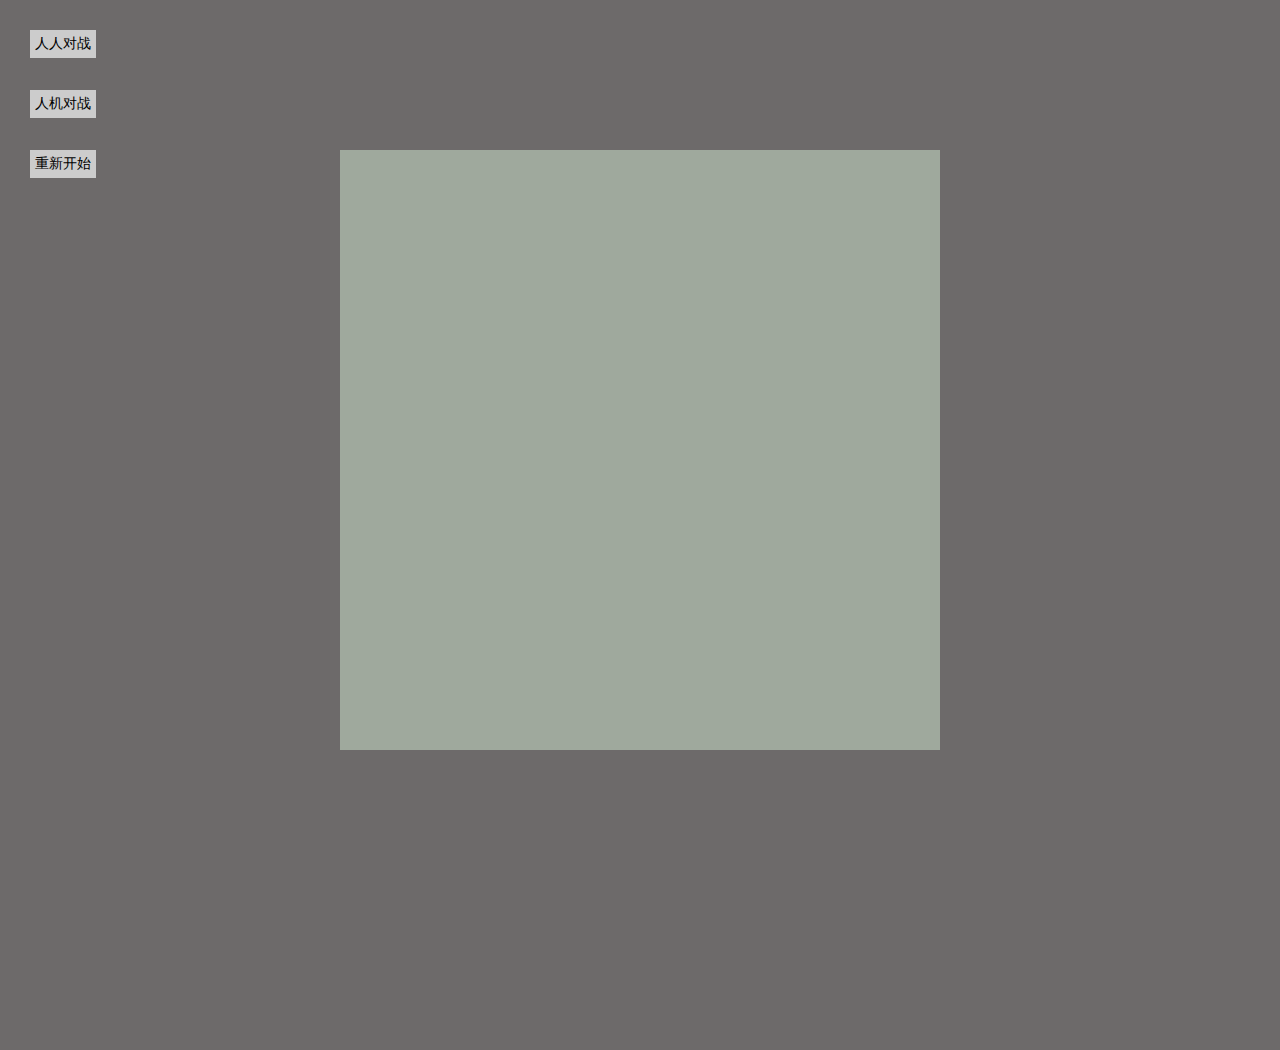
<file: chess/index.html>
<!DOCTYPE html>
<html lang="en">
<head>
	<meta charset="UTF-8">
	<title>Document</title>
	<link rel="stylesheet" href="css/index.css">
</head>
<body>
	<ul class="chessboard">
		<i></i>
		<i></i>
		<i></i>
		<i></i>
		<i></i>
	</ul>
	<button class="man">人人对战</button>
	<button class="computer">人机对战</button>
	<button class="rev">重新开始</button>
	<script src="js/jquery-3.2.1.min.js"></script>
	<script src="js/index.js"></script>
</body>
</html>
</file>
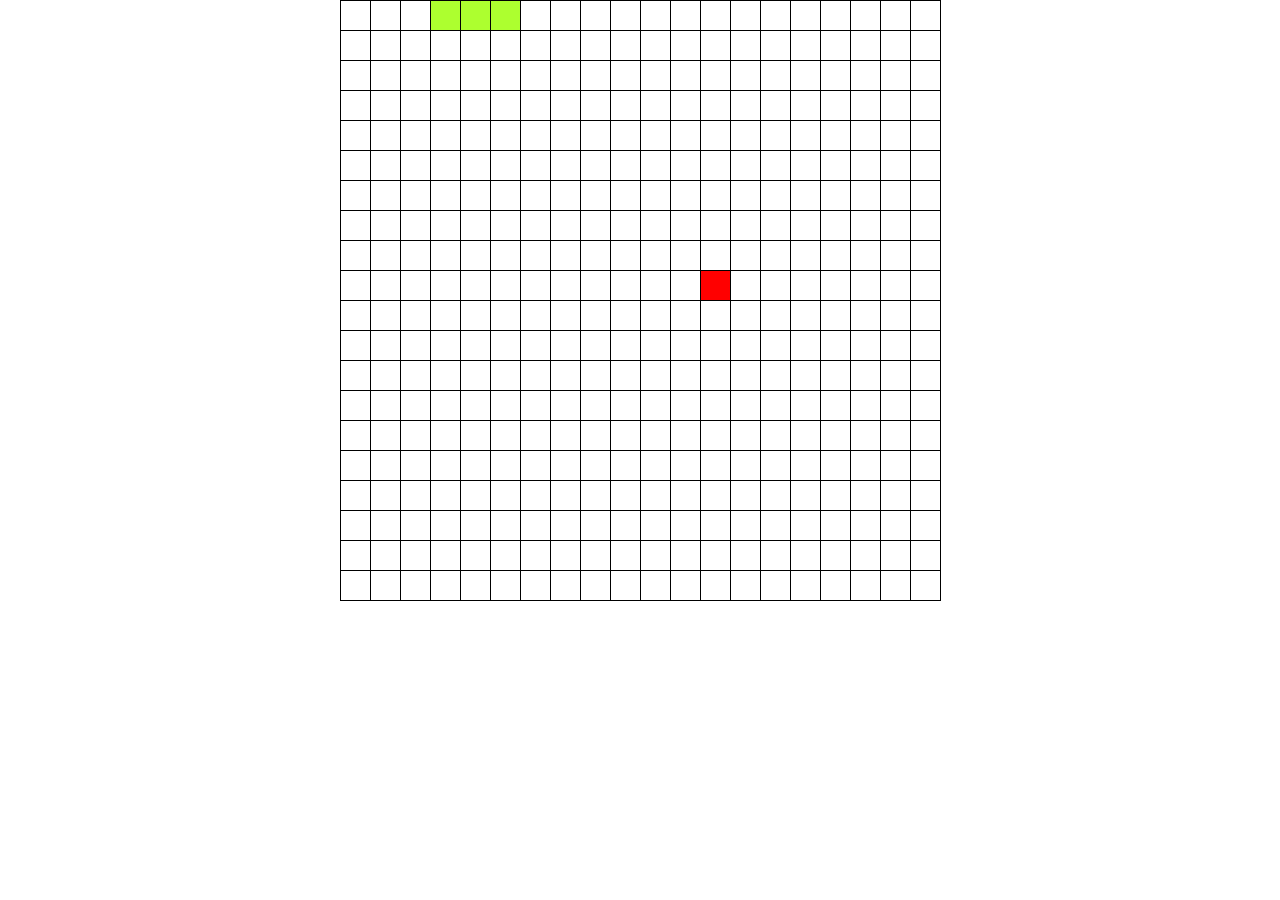
<file: game-tanchise/index.html>
<!doctype html>
<html lang="en">
<head>
	<meta charset="UTF-8" />
	<title>Document</title>
</head>
<style>
	*{
		padding: 0;
		margin: 0;
		list-style: none;
	}
	.box{
		width: 600px;
		height: 600px;
		background: black;
		border-bottom:1px solid black;
		border-left:1px solid black;
		margin: 0 auto;	
	}
	.block{
		width: 29px;
		height: 29px;
		margin-right: 1px;
		margin-top:1px;
		background: #fff;
		float: left;
	}
	.color{
		background: greenyellow;
	}
</style>
<body>
	<div class="box"></div>
</body>
</html>
<script src="index.js" type="text/javascript" charset="utf-8"></script>
<script>
	let changdi=new Snake();
	changdi.start();
	
	
</script>
</file>
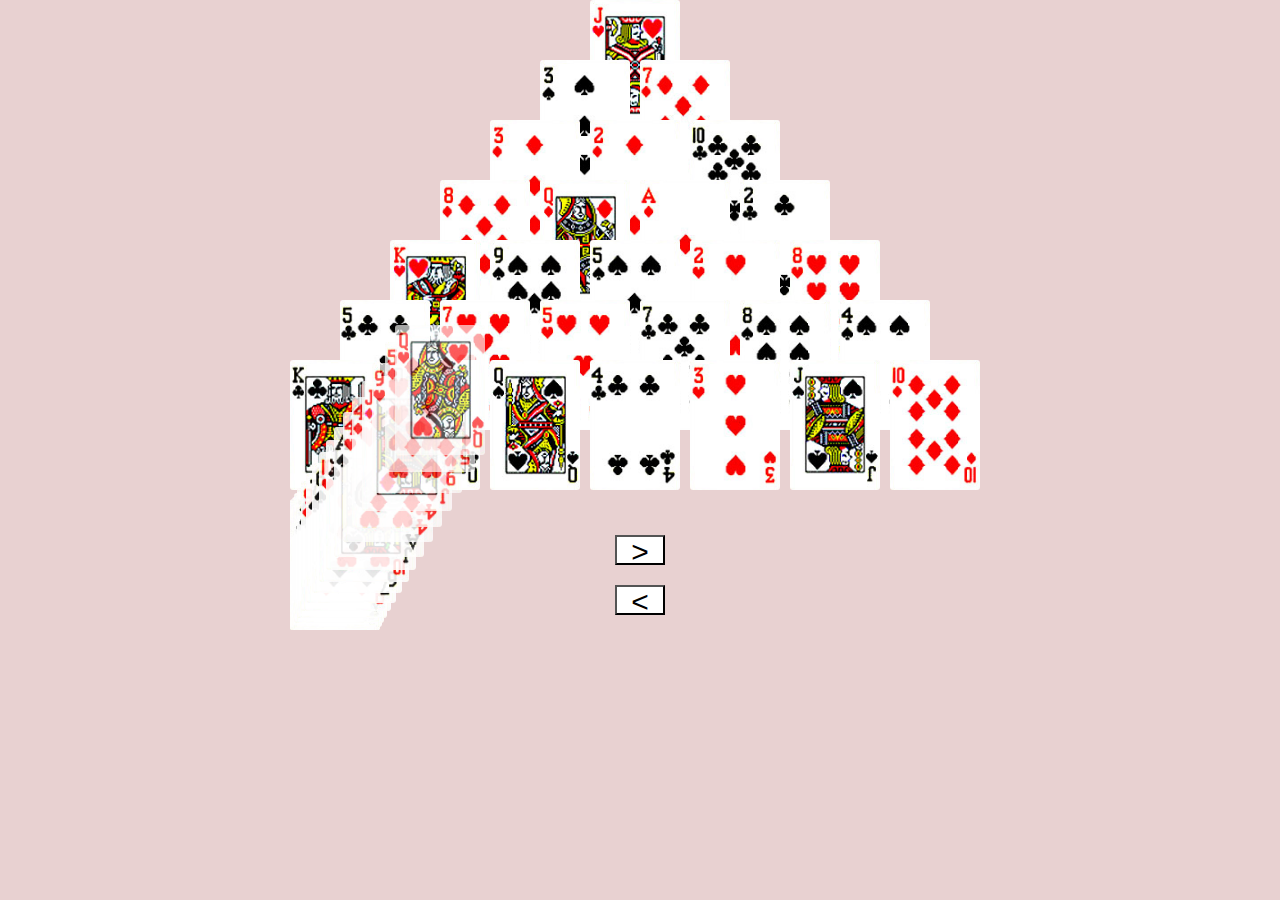
<file: gane-poker/index.html>
<!DOCTYPE html>
<html lang="en">
<head>
	<meta charset="UTF-8">
	<title>Document</title>
	<script src="jquery-3.2.1.min.js"></script>
	<script src="index.js"></script>
</head>
<style>
	*{
		padding: 0;
		margin: 0;
		list-style: none;
	}
	html,body{
		width: 100%;
		height: 100%;
		/* background: url('img/bgg.jpg') no-repeat center; */
		background-size: 100% 100%;
		background: #e8d1d1;

	}
	.desk{
		width: 700px;
		height: 650px;
		margin: 0 auto;
		position: relative;

	}
	.face{
		width:90px;
		height: 130px;
		margin-right: 10px;
		position: absolute;
		top: 0;
		left: 300px;
		border-radius: 3px;
		background-color: #fff;
		background-position: center;
		background-size: 105% 105%;
		opacity: 0;


	}
	button{
		width: 50px;
		height: 30px;
		background: #fff;
		text-align: center;
		line-height: 30px;
		font-size: 30px;
		color: #000;
		position: absolute;
		bottom: 85px;
		left: calc(50% - 25px);
	}
	button:last-of-type{
		bottom:35px;
	}
</style>
<body>
	<div class="desk">
		<!-- <button>&gt</button> -->
		<button class="right">&gt</button>
		<button class="left">&lt</button>
	</div>
</body>
</html>
</file>
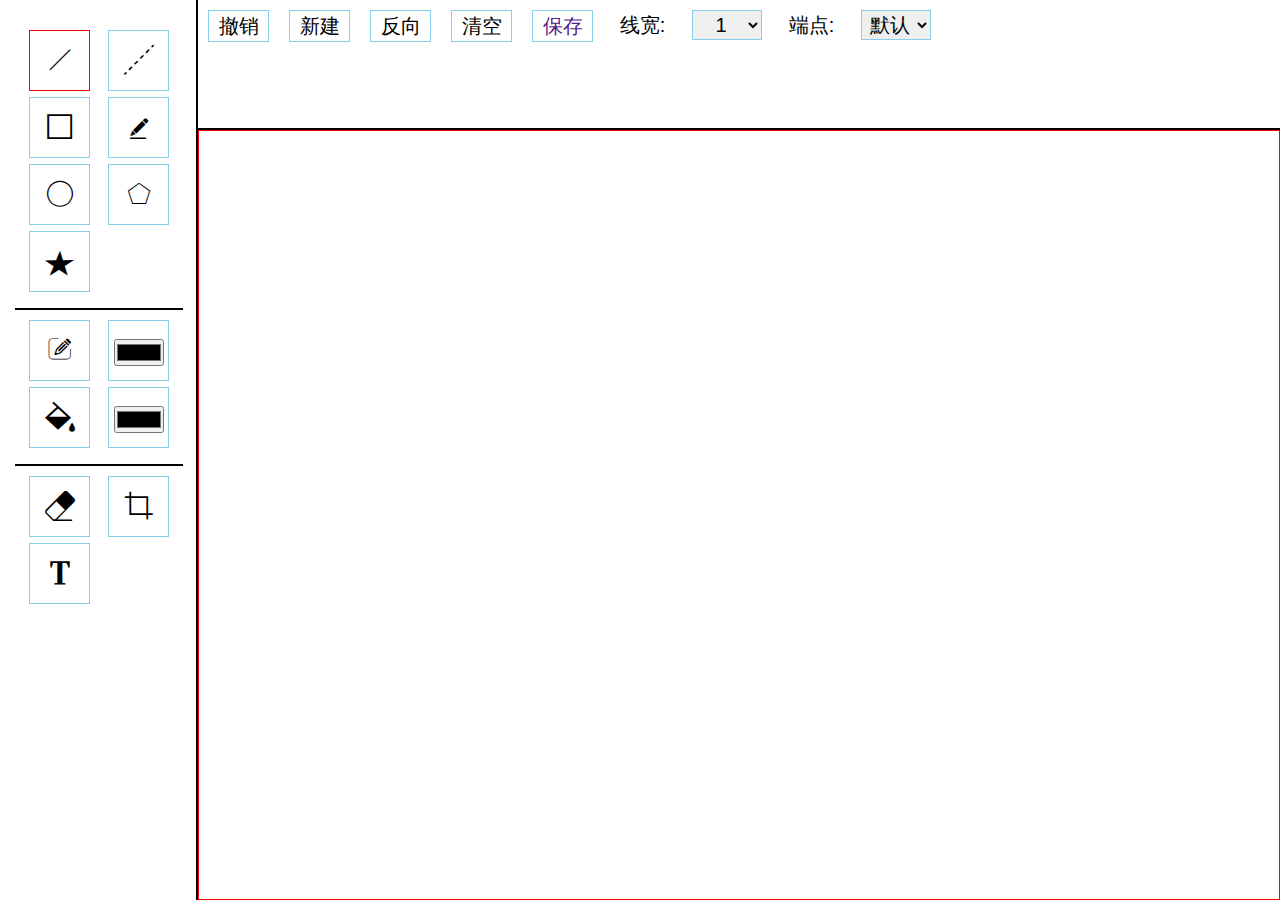
<file: pinter/index.html>
<!DOCTYPE html>
<html lang="en">
<head>
	<meta charset="UTF-8">
	<title>Document</title>
	<link rel="stylesheet" href="css/index.css">
	<link rel="stylesheet" href="iconfont/iconfont.css">
</head>
<body>
	<main>
		<ul class="tools">
			<li id="line" class="iconfont icon-xian-  tool" active='true' title="直线"></li>
			<li id="dash" class="iconfont icon-xuxian tool" title="虚线"></li>
			<li id="rect" class="iconfont icon-juxing tool" title="矩形"></li>
			<li id="pencil" class="iconfont icon-huaxian tool" title="铅笔"></li>
			<li id="circle" class="iconfont icon-yuan tool" title="圆"></li>
			<li id="poly" class="iconfont icon-duobianxing tool" title="多边形"></li>
			<li id="angle" class="iconfont icon-duobianxing1 tool" title="多角形"></li>

			<div class="bgh"></div>

			<li id="styles" class="iconfont icon-miaobian" title="描边"></li>
			<li id="colors">
				<input type="color">
			</li>
			<li id="stylef" class="iconfont icon-tianchong" title="填充"></li>
			<li id="colorf">
				<input type="color">
			</li>

			<div class="bgh"></div>

			<li id="eraser" class="iconfont icon-xiangpi" title="橡皮"></li>
			<li id="clip" class="iconfont icon-caijian" title="裁剪"></li>
			<li id="font" class="iconfont icon-wenben-copy" title="文字"></li>
			
		</ul>
		<div class="right">
			<ul class="top">
				<li id='cdelete'>撤销</li>
				<li id='neww'>新建</li>
				<li id='revrese'>反向</li>
				<li id='clear'>清空</li>

				<a id='ssave' href="">保存</a>
				 <span>线宽:</span><select name="cars" id="linew">  
		            <option value="1" selected>1</option>   
		           	<option value="5" >5</option>  
		           	<option value="10" >10</option>   
		            <option value="15" >15</option>     
        		</select>   
				
				<span>端点:</span><select name="car" id="linecap">  
		            <option value="round" >圆角</option>   
		           	<option value="square" >方角</option>  
		           	<option value="butt" selected>默认</option>      
        		</select> 
			</ul>
			<div class="bottom">
				<canvas  width="800" height="500"></canvas>
				<div class="clipp"></div>
				<div class="earser"></div>
				<div class="opt"></div>
			</div>
		</div>
	</main>
</body>
</html>
<script src="js/pinter.js"></script>
<script src="js/index.js"></script>
</file>
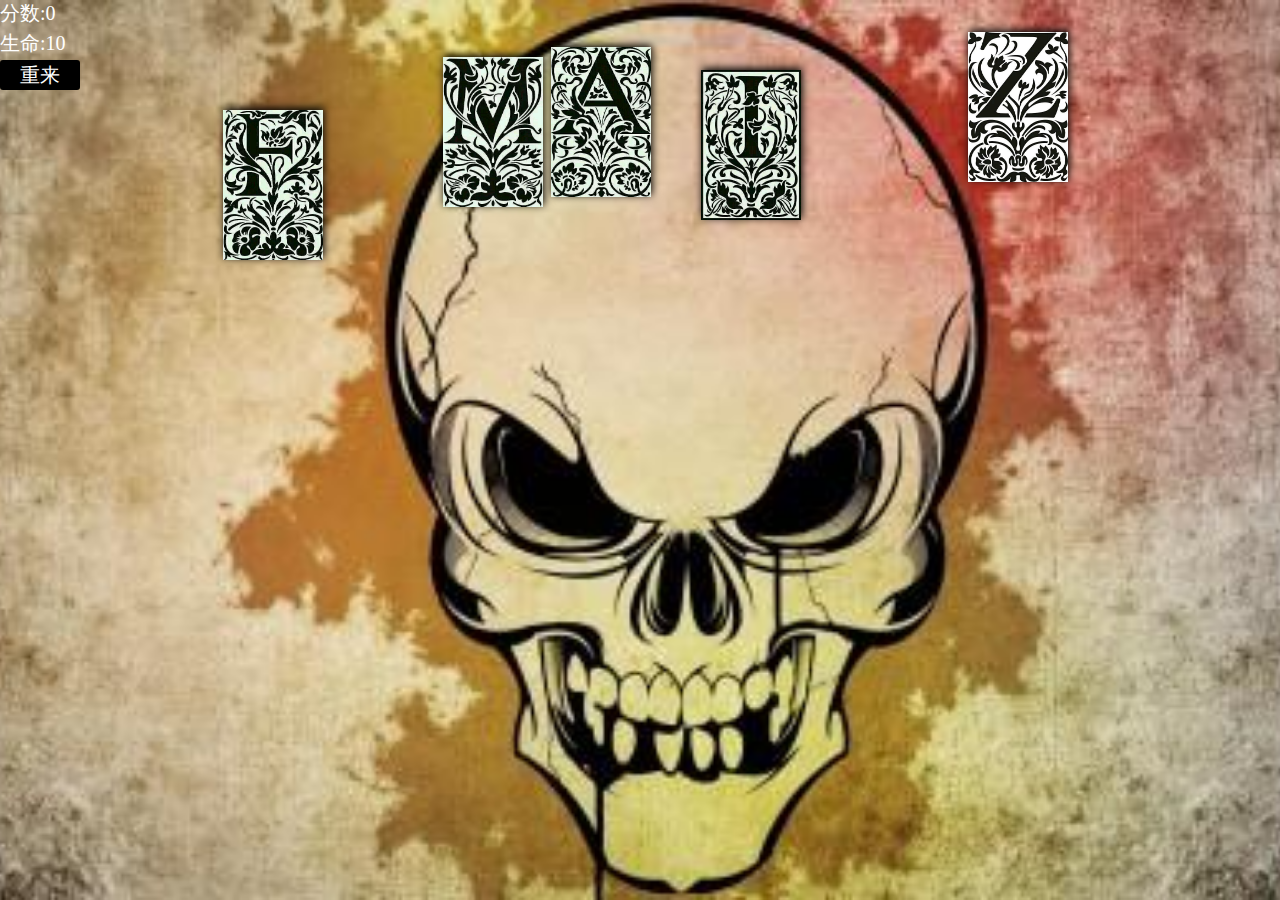
<file: game/game.html>
<!doctype html>
<html lang="en">
<head>
	<meta charset="UTF-8" />
	<title>Document</title>
</head>
<style>
		*{
		margin: 0;
		padding: 0;
	}
	html,body{
		width: 100%;
		height: 100%;
		
	}
	body{
		background:url('img/bj.jpg') no-repeat center/cover; 
	}
	.char{
		width: 100px;
		height: 150px;
		background-size: 100px 150px;
		background-position: center;
		line-height: 50px;
		font-size: 0px;
		box-shadow: 1px -2px 8px black;
		text-align: center;
		position: absolute;
		top:0;
		left: 0;
	}
	.score{
		width: 100px;
		height: 30px;
		position: absolute;
		left: 0;
		top: 0;
		color: #fff;
		font-size: 20px;

	}
	.life{
		width: 100px;
		height: 30px;
		position: absolute;
		left: 0;
		top:30px;
		color: #fff;
		font-size: 20px;
	}
	.score>span,.life>span{
		color: #fff;
		font-size: 20px;
	}
	.res{
		display: block;
		width: 80px;
		height: 30px;
		background: black;
		text-align: center;
		font-size: 20px;
		color: #fff;
		position: absolute;
		left: 0;
		top:60px;
		border-radius: 3px;
		border: none;
	}
</style>
<body>	
	<div class="score">分数:<span>0</span></div><br>
	<div class="life">生命:<span>10</span></div><br>
	<button class="res">重来</button>
</body>
</html>
<script src="game.js"></script>
<script>
	let game=new Game();
	game.star();
	let res=document.querySelector('.res');
		res.onclick=function(){
			game.restar();
		}
</script>
</file>
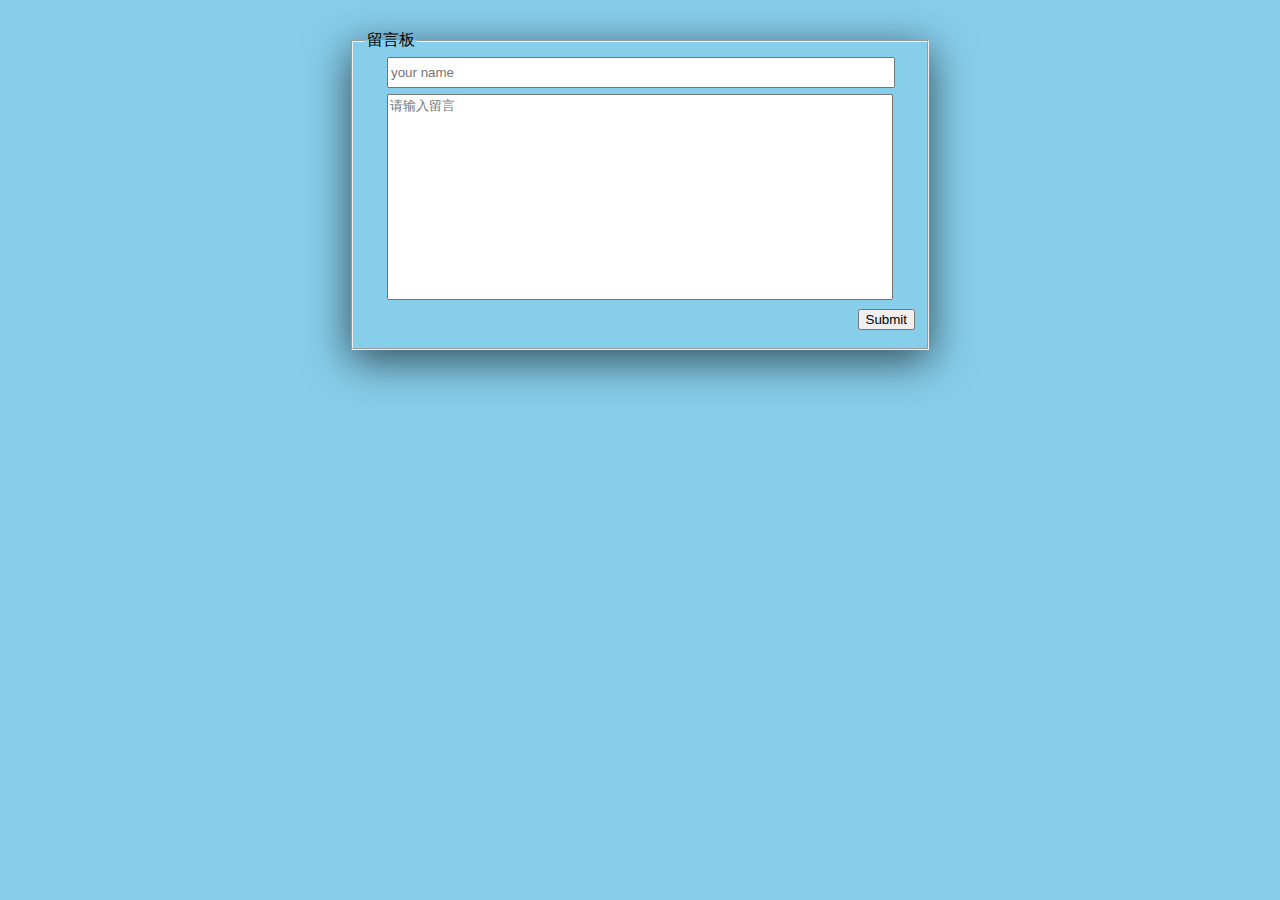
<file: liuyanban/liuyanban.html>
<!DOCTYPE html>
<html lang="en">
<head>
	<meta charset="UTF-8">
	<title>Document</title>
	<style>
	*{
		list-style: none;
		outline: none;

	}
	body{
		background: skyblue;
	}
	fieldset{
		width: 550px;
		height: 300px;
		display: block;
		margin: 0 auto;
		margin-top: 30px;
		margin-bottom: 30px;
		box-shadow: 0 10px 40px 1px rgba(0, 0, 0, 0.62);
	}
	textarea{
		width: 500px;
		height: 200px;
		display: block;
		resize: none;
		margin: 0 auto;
		margin-bottom: 9px;

		
	}
	input{
		float: right;
		margin-left: 5px;
	}
	#myname{
		width: 500px;
		height: 25px;
		display: block;
		margin-bottom: 6px;
		float: left;
		margin-left: 22px;
	}
	ul.box{
		width: 590px;
		height: auto;
		padding: 5px;
		border: 1px solid #9E9E9E;
		margin: 0 auto;
		display: none;
	}
	.box>li{
		width: 100%;
		height: auto;
		padding: 8px;
		box-sizing: border-box;
		margin-bottom: 5px;
		border-bottom:3px solid #7db598;
		

	}
	.box>li>img{
		width: 50px;
		height: 50px;
		position: absolute;
		
	}
	.center{
		height: 50px;
		position: relative;
		margin-left: 60px;
		
	}
	.ttext{
		white-space: nowrap;
		overflow: hidden;
		text-overflow: ellipsis;
	}
	.time{
		font-size: 12px;
		position: absolute;
		right: 0;
		top: 0;

	}
	</style>
</head>
<body>
	<fieldset>
	<legend>留言板</legend>
	<input type="text" id="myname" placeholder="your name">
	<textarea name="" id="" cols="30" rows="10" placeholder="请输入留言" maxlength="200"></textarea>
	<input type="submit" id="sub" name="">
	<h6></h6>
	</fieldset>
	<ul class="box">
		<!-- <li>
			<img src="b1.jpg" alt="">
			<div class="center">
				<div class="name">zhangsan</div>
				
				<div class="ttext">zhangsandsfdsafafa</div>
			</div>
		</li> -->
	</ul>

</body>
</html>
<script>
	let mydate=new Date();
	let s=mydate.getFullYear();
	let y=mydate.getMonth()+1;
	let w=mydate.getDate();
	let strw=s+'-'+y+'-'+w
	let texts=document.querySelector('textarea');
	let h6=document.querySelector('h6');
	let box=document.querySelector('.box');
	let sub=document.querySelector('#sub');
	let divs=document.querySelector('div');
	let namee=document.querySelector('#myname');
	let str=texts.innerHTML;
	texts.onkeyup=function(){
		let str=this.value;
		if(str.length>=200){
			alert('字数超出最大值');
		}
		h6.innerHTML=`剩余${200-str.length}/200个字`;
		
	}
	
	
	texts.onkeydown=function(e){
		if(e.keyCode==13){
			if(texts.value==''){
			alert('请输入内容');
			return;
		}
		box.style.display='block';
		box.innerHTML+=`<li>
			<img src="b1.jpg" alt="">
			<div class="center">
				<div class="name">${namee.value==''?'游客':namee.value}</div>
				<div class="time">${strw}</div>
				<div class="ttext">${texts.value}</div>
			</div>
		</li>`;
		texts.value=null;
		namee.value=null;
		}
	}
	sub.onclick=function(){
		let t=texts.value.trim();
		if(t==''){
			alert('请输入内容');
			return;
		}
		box.style.display='block';
		box.innerHTML+=`<li>
			<img src="b1.jpg" alt="">
			<div class="center">
				<div class="name">${namee.value==''?'游客':namee.value}</div>
				<div class="time">${strw}</div>
				<div class="ttext">${texts.value}</div>
			</div>
		</li>`;
		texts.value=null;
		namee.value=null;
				
	}
	// box.onmouseover=function(e){
	// 	if(e.target.nodeName=='LI'){
	// 		console.log(e.target)
	// 		e.target.style.background='rgba(0,0,0,0.5)';

	// 	}
	// }
	box.onmouseover=function(e){
		let element=e.target;
		if(element.nodeName=='LI'){
			element.onmouseover=function(e){
				if(e){
					element.style.background='rgba(0,0,0,0.3)';
				}
				
			}
			
			}
			
		}
	box.onmouseout=function(e){
		let element=e.target;
		if(element.nodeName=='LI'){
			element.onmouseout=function(e){
				if(e){
					element.style.background='rgba(0,0,0,0)';
				}
				
			}
			
			}
			
		}
</script>
</file>
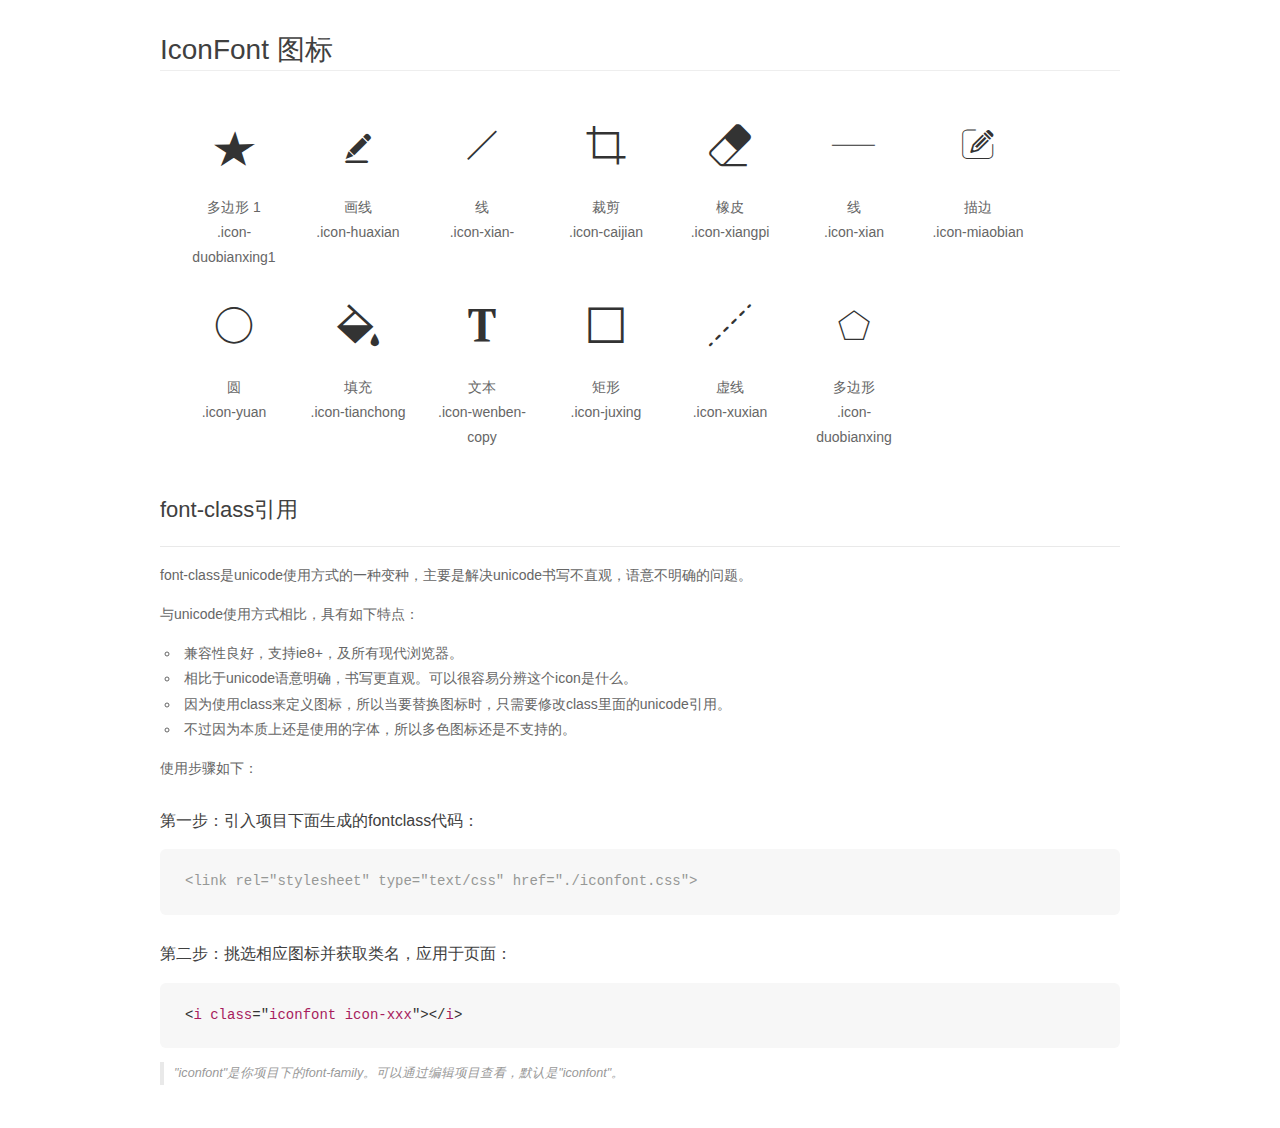
<file: pinter/iconfont/demo_fontclass.html>
<!DOCTYPE html>
<html>
<head>
    <meta charset="utf-8"/>
    <title>IconFont</title>
    <link rel="stylesheet" href="demo.css">
    <link rel="stylesheet" href="iconfont.css">
</head>
<body>
    <div class="main markdown">
        <h1>IconFont 图标</h1>
        <ul class="icon_lists clear">
            
                <li>
                <i class="icon iconfont icon-duobianxing1"></i>
                    <div class="name">多边形 1</div>
                    <div class="fontclass">.icon-duobianxing1</div>
                </li>
            
                <li>
                <i class="icon iconfont icon-huaxian"></i>
                    <div class="name">画线</div>
                    <div class="fontclass">.icon-huaxian</div>
                </li>
            
                <li>
                <i class="icon iconfont icon-xian-"></i>
                    <div class="name">线</div>
                    <div class="fontclass">.icon-xian-</div>
                </li>
            
                <li>
                <i class="icon iconfont icon-caijian"></i>
                    <div class="name">裁剪</div>
                    <div class="fontclass">.icon-caijian</div>
                </li>
            
                <li>
                <i class="icon iconfont icon-xiangpi"></i>
                    <div class="name">橡皮</div>
                    <div class="fontclass">.icon-xiangpi</div>
                </li>
            
                <li>
                <i class="icon iconfont icon-xian"></i>
                    <div class="name">线</div>
                    <div class="fontclass">.icon-xian</div>
                </li>
            
                <li>
                <i class="icon iconfont icon-miaobian"></i>
                    <div class="name">描边</div>
                    <div class="fontclass">.icon-miaobian</div>
                </li>
            
                <li>
                <i class="icon iconfont icon-yuan"></i>
                    <div class="name">圆</div>
                    <div class="fontclass">.icon-yuan</div>
                </li>
            
                <li>
                <i class="icon iconfont icon-tianchong"></i>
                    <div class="name">填充</div>
                    <div class="fontclass">.icon-tianchong</div>
                </li>
            
                <li>
                <i class="icon iconfont icon-wenben-copy"></i>
                    <div class="name">文本</div>
                    <div class="fontclass">.icon-wenben-copy</div>
                </li>
            
                <li>
                <i class="icon iconfont icon-juxing"></i>
                    <div class="name">矩形</div>
                    <div class="fontclass">.icon-juxing</div>
                </li>
            
                <li>
                <i class="icon iconfont icon-xuxian"></i>
                    <div class="name">虚线</div>
                    <div class="fontclass">.icon-xuxian</div>
                </li>
            
                <li>
                <i class="icon iconfont icon-duobianxing"></i>
                    <div class="name">多边形</div>
                    <div class="fontclass">.icon-duobianxing</div>
                </li>
            
        </ul>

        <h2 id="font-class-">font-class引用</h2>
        <hr>

        <p>font-class是unicode使用方式的一种变种，主要是解决unicode书写不直观，语意不明确的问题。</p>
        <p>与unicode使用方式相比，具有如下特点：</p>
        <ul>
        <li>兼容性良好，支持ie8+，及所有现代浏览器。</li>
        <li>相比于unicode语意明确，书写更直观。可以很容易分辨这个icon是什么。</li>
        <li>因为使用class来定义图标，所以当要替换图标时，只需要修改class里面的unicode引用。</li>
        <li>不过因为本质上还是使用的字体，所以多色图标还是不支持的。</li>
        </ul>
        <p>使用步骤如下：</p>
        <h3 id="-fontclass-">第一步：引入项目下面生成的fontclass代码：</h3>


        <pre><code class="lang-js hljs javascript"><span class="hljs-comment">&lt;link rel="stylesheet" type="text/css" href="./iconfont.css"&gt;</span></code></pre>
        <h3 id="-">第二步：挑选相应图标并获取类名，应用于页面：</h3>
        <pre><code class="lang-css hljs">&lt;<span class="hljs-selector-tag">i</span> <span class="hljs-selector-tag">class</span>="<span class="hljs-selector-tag">iconfont</span> <span class="hljs-selector-tag">icon-xxx</span>"&gt;&lt;/<span class="hljs-selector-tag">i</span>&gt;</code></pre>
        <blockquote>
        <p>"iconfont"是你项目下的font-family。可以通过编辑项目查看，默认是"iconfont"。</p>
        </blockquote>
    </div>
</body>
</html>
</file>
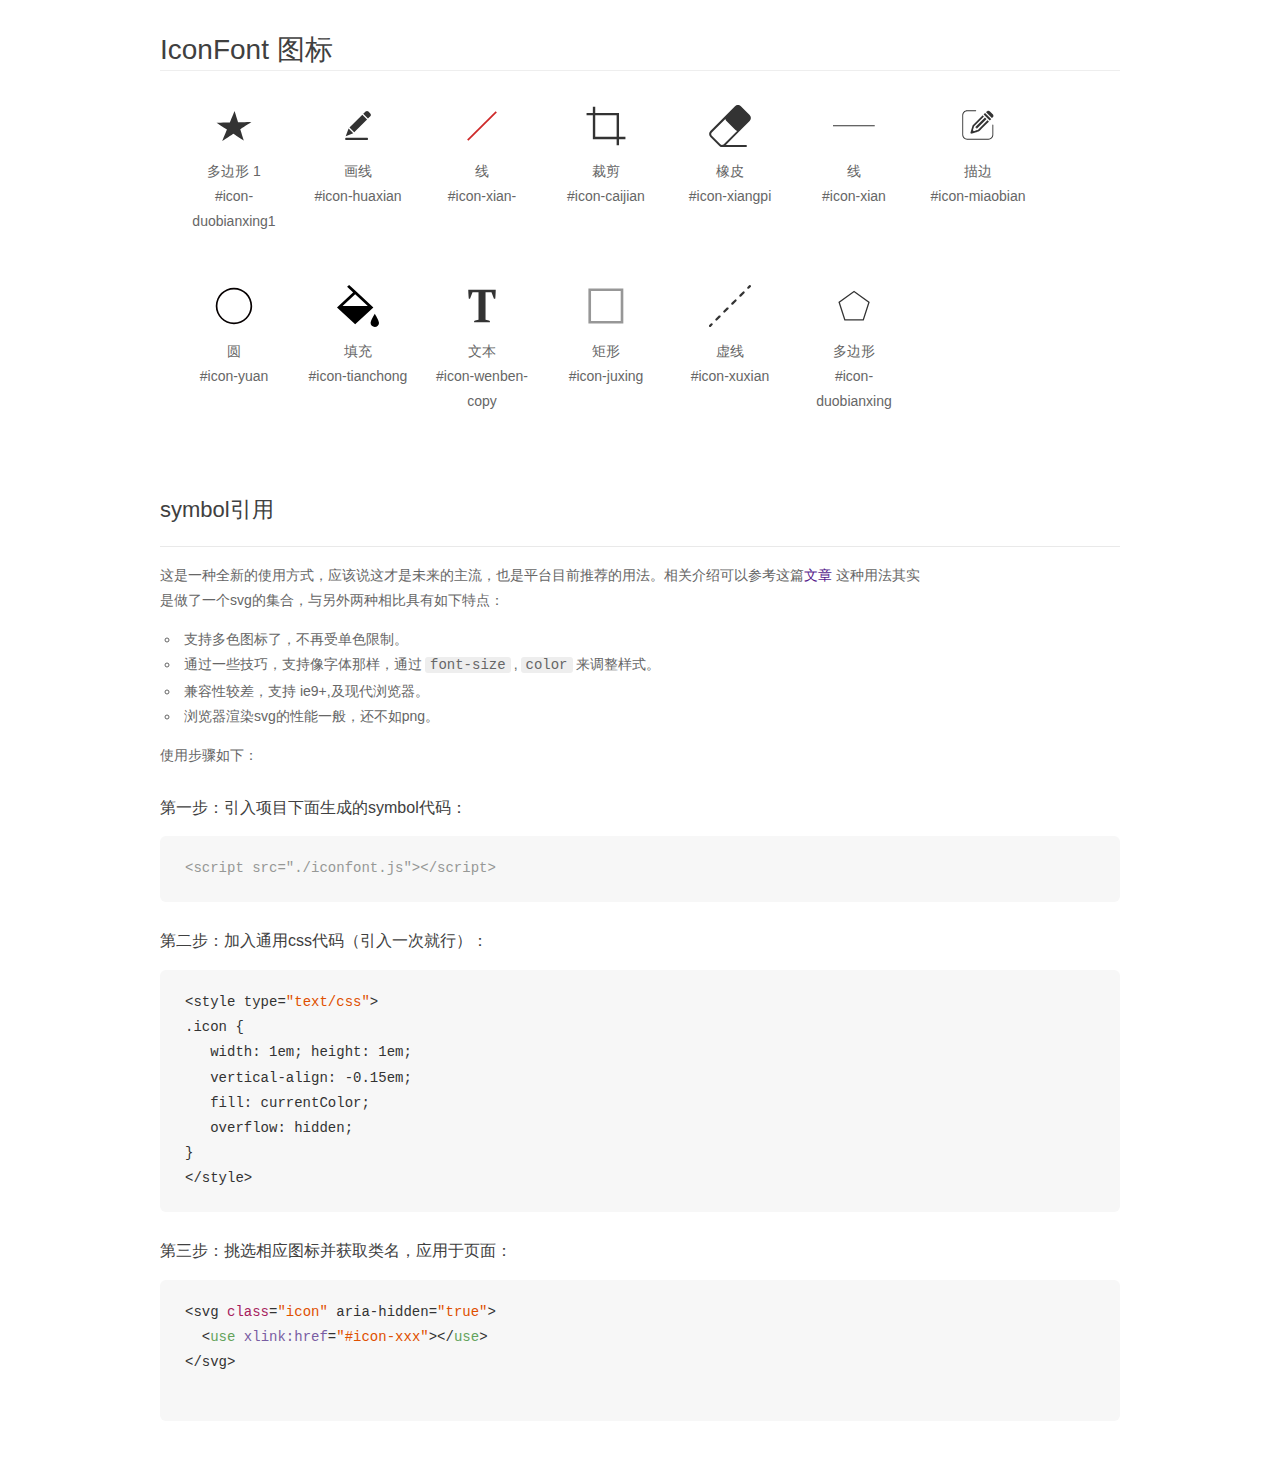
<file: pinter/iconfont/demo_symbol.html>
<!DOCTYPE html>
<html>
<head>
    <meta charset="utf-8"/>
    <title>IconFont</title>
    <link rel="stylesheet" href="demo.css">
    <script src="iconfont.js"></script>

    <style type="text/css">
        .icon {
          /* 通过设置 font-size 来改变图标大小 */
          width: 1em; height: 1em;
          /* 图标和文字相邻时，垂直对齐 */
          vertical-align: -0.15em;
          /* 通过设置 color 来改变 SVG 的颜色/fill */
          fill: currentColor;
          /* path 和 stroke 溢出 viewBox 部分在 IE 下会显示
             normalize.css 中也包含这行 */
          overflow: hidden;
        }

    </style>
</head>
<body>
    <div class="main markdown">
        <h1>IconFont 图标</h1>
        <ul class="icon_lists clear">
            
                <li>
                    <svg class="icon" aria-hidden="true">
                        <use xlink:href="#icon-duobianxing1"></use>
                    </svg>
                    <div class="name">多边形 1</div>
                    <div class="fontclass">#icon-duobianxing1</div>
                </li>
            
                <li>
                    <svg class="icon" aria-hidden="true">
                        <use xlink:href="#icon-huaxian"></use>
                    </svg>
                    <div class="name">画线</div>
                    <div class="fontclass">#icon-huaxian</div>
                </li>
            
                <li>
                    <svg class="icon" aria-hidden="true">
                        <use xlink:href="#icon-xian-"></use>
                    </svg>
                    <div class="name">线</div>
                    <div class="fontclass">#icon-xian-</div>
                </li>
            
                <li>
                    <svg class="icon" aria-hidden="true">
                        <use xlink:href="#icon-caijian"></use>
                    </svg>
                    <div class="name">裁剪</div>
                    <div class="fontclass">#icon-caijian</div>
                </li>
            
                <li>
                    <svg class="icon" aria-hidden="true">
                        <use xlink:href="#icon-xiangpi"></use>
                    </svg>
                    <div class="name">橡皮</div>
                    <div class="fontclass">#icon-xiangpi</div>
                </li>
            
                <li>
                    <svg class="icon" aria-hidden="true">
                        <use xlink:href="#icon-xian"></use>
                    </svg>
                    <div class="name">线</div>
                    <div class="fontclass">#icon-xian</div>
                </li>
            
                <li>
                    <svg class="icon" aria-hidden="true">
                        <use xlink:href="#icon-miaobian"></use>
                    </svg>
                    <div class="name">描边</div>
                    <div class="fontclass">#icon-miaobian</div>
                </li>
            
                <li>
                    <svg class="icon" aria-hidden="true">
                        <use xlink:href="#icon-yuan"></use>
                    </svg>
                    <div class="name">圆</div>
                    <div class="fontclass">#icon-yuan</div>
                </li>
            
                <li>
                    <svg class="icon" aria-hidden="true">
                        <use xlink:href="#icon-tianchong"></use>
                    </svg>
                    <div class="name">填充</div>
                    <div class="fontclass">#icon-tianchong</div>
                </li>
            
                <li>
                    <svg class="icon" aria-hidden="true">
                        <use xlink:href="#icon-wenben-copy"></use>
                    </svg>
                    <div class="name">文本</div>
                    <div class="fontclass">#icon-wenben-copy</div>
                </li>
            
                <li>
                    <svg class="icon" aria-hidden="true">
                        <use xlink:href="#icon-juxing"></use>
                    </svg>
                    <div class="name">矩形</div>
                    <div class="fontclass">#icon-juxing</div>
                </li>
            
                <li>
                    <svg class="icon" aria-hidden="true">
                        <use xlink:href="#icon-xuxian"></use>
                    </svg>
                    <div class="name">虚线</div>
                    <div class="fontclass">#icon-xuxian</div>
                </li>
            
                <li>
                    <svg class="icon" aria-hidden="true">
                        <use xlink:href="#icon-duobianxing"></use>
                    </svg>
                    <div class="name">多边形</div>
                    <div class="fontclass">#icon-duobianxing</div>
                </li>
            
        </ul>


        <h2 id="symbol-">symbol引用</h2>
        <hr>

        <p>这是一种全新的使用方式，应该说这才是未来的主流，也是平台目前推荐的用法。相关介绍可以参考这篇<a href="">文章</a>
        这种用法其实是做了一个svg的集合，与另外两种相比具有如下特点：</p>
        <ul>
          <li>支持多色图标了，不再受单色限制。</li>
          <li>通过一些技巧，支持像字体那样，通过<code>font-size</code>,<code>color</code>来调整样式。</li>
          <li>兼容性较差，支持 ie9+,及现代浏览器。</li>
          <li>浏览器渲染svg的性能一般，还不如png。</li>
        </ul>
        <p>使用步骤如下：</p>
        <h3 id="-symbol-">第一步：引入项目下面生成的symbol代码：</h3>
        <pre><code class="lang-js hljs javascript"><span class="hljs-comment">&lt;script src="./iconfont.js"&gt;&lt;/script&gt;</span></code></pre>
        <h3 id="-css-">第二步：加入通用css代码（引入一次就行）：</h3>
        <pre><code class="lang-js hljs javascript">&lt;style type=<span class="hljs-string">"text/css"</span>&gt;
.icon {
   width: <span class="hljs-number">1</span>em; height: <span class="hljs-number">1</span>em;
   vertical-align: <span class="hljs-number">-0.15</span>em;
   fill: currentColor;
   overflow: hidden;
}
&lt;<span class="hljs-regexp">/style&gt;</span></code></pre>
        <h3 id="-">第三步：挑选相应图标并获取类名，应用于页面：</h3>
        <pre><code class="lang-js hljs javascript">&lt;svg <span class="hljs-class"><span class="hljs-keyword">class</span></span>=<span class="hljs-string">"icon"</span> aria-hidden=<span class="hljs-string">"true"</span>&gt;<span class="xml"><span class="hljs-tag">
  &lt;<span class="hljs-name">use</span> <span class="hljs-attr">xlink:href</span>=<span class="hljs-string">"#icon-xxx"</span>&gt;</span><span class="hljs-tag">&lt;/<span class="hljs-name">use</span>&gt;</span>
</span>&lt;<span class="hljs-regexp">/svg&gt;
        </span></code></pre>
    </div>
</body>
</html>
</file>
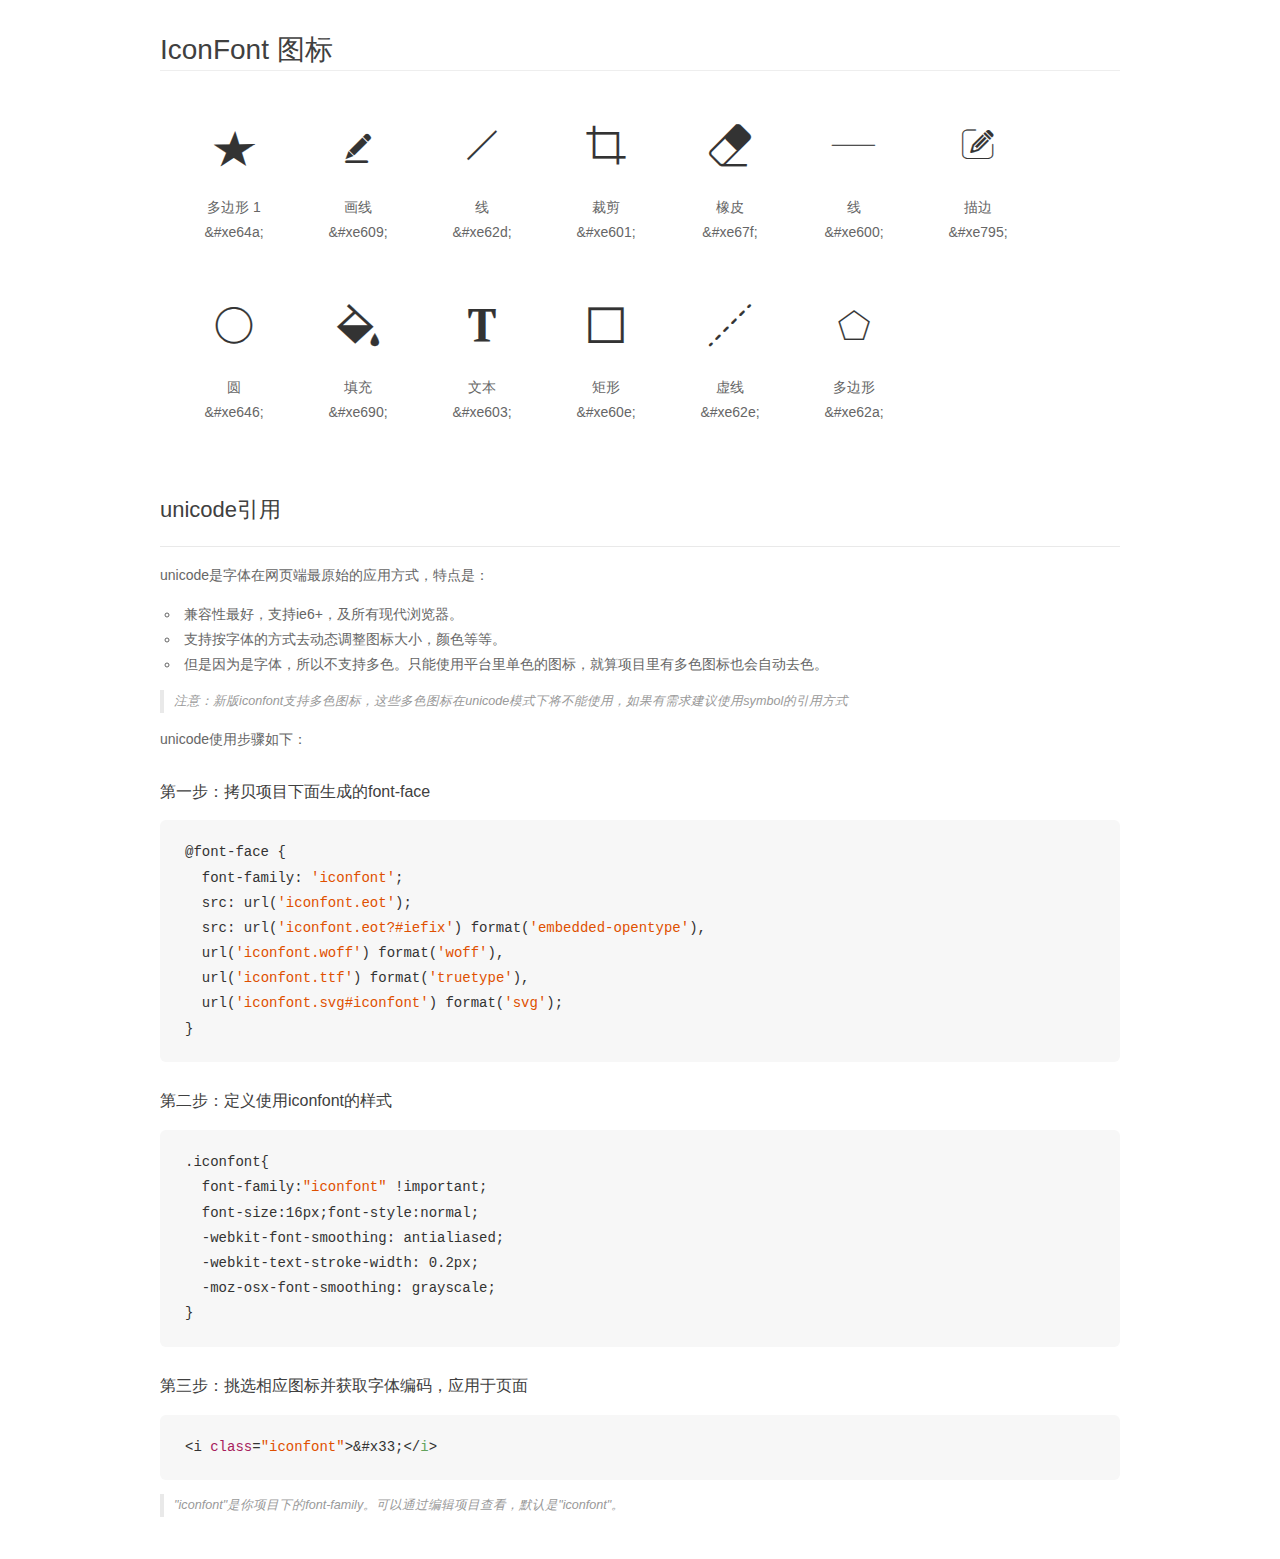
<file: pinter/iconfont/demo_unicode.html>
<!DOCTYPE html>
<html>
<head>
    <meta charset="utf-8"/>
    <title>IconFont</title>
    <link rel="stylesheet" href="demo.css">

    <style type="text/css">

        @font-face {font-family: "iconfont";
          src: url('iconfont.eot'); /* IE9*/
          src: url('iconfont.eot#iefix') format('embedded-opentype'), /* IE6-IE8 */
          url('iconfont.woff') format('woff'), /* chrome, firefox */
          url('iconfont.ttf') format('truetype'), /* chrome, firefox, opera, Safari, Android, iOS 4.2+*/
          url('iconfont.svg#iconfont') format('svg'); /* iOS 4.1- */
        }

        .iconfont {
          font-family:"iconfont" !important;
          font-size:16px;
          font-style:normal;
          -webkit-font-smoothing: antialiased;
          -webkit-text-stroke-width: 0.2px;
          -moz-osx-font-smoothing: grayscale;
        }

    </style>
</head>
<body>
    <div class="main markdown">
        <h1>IconFont 图标</h1>
        <ul class="icon_lists clear">
            
                <li>
                <i class="icon iconfont">&#xe64a;</i>
                    <div class="name">多边形 1</div>
                    <div class="code">&amp;#xe64a;</div>
                </li>
            
                <li>
                <i class="icon iconfont">&#xe609;</i>
                    <div class="name">画线</div>
                    <div class="code">&amp;#xe609;</div>
                </li>
            
                <li>
                <i class="icon iconfont">&#xe62d;</i>
                    <div class="name">线</div>
                    <div class="code">&amp;#xe62d;</div>
                </li>
            
                <li>
                <i class="icon iconfont">&#xe601;</i>
                    <div class="name">裁剪</div>
                    <div class="code">&amp;#xe601;</div>
                </li>
            
                <li>
                <i class="icon iconfont">&#xe67f;</i>
                    <div class="name">橡皮</div>
                    <div class="code">&amp;#xe67f;</div>
                </li>
            
                <li>
                <i class="icon iconfont">&#xe600;</i>
                    <div class="name">线</div>
                    <div class="code">&amp;#xe600;</div>
                </li>
            
                <li>
                <i class="icon iconfont">&#xe795;</i>
                    <div class="name">描边</div>
                    <div class="code">&amp;#xe795;</div>
                </li>
            
                <li>
                <i class="icon iconfont">&#xe646;</i>
                    <div class="name">圆</div>
                    <div class="code">&amp;#xe646;</div>
                </li>
            
                <li>
                <i class="icon iconfont">&#xe690;</i>
                    <div class="name">填充</div>
                    <div class="code">&amp;#xe690;</div>
                </li>
            
                <li>
                <i class="icon iconfont">&#xe603;</i>
                    <div class="name">文本</div>
                    <div class="code">&amp;#xe603;</div>
                </li>
            
                <li>
                <i class="icon iconfont">&#xe60e;</i>
                    <div class="name">矩形</div>
                    <div class="code">&amp;#xe60e;</div>
                </li>
            
                <li>
                <i class="icon iconfont">&#xe62e;</i>
                    <div class="name">虚线</div>
                    <div class="code">&amp;#xe62e;</div>
                </li>
            
                <li>
                <i class="icon iconfont">&#xe62a;</i>
                    <div class="name">多边形</div>
                    <div class="code">&amp;#xe62a;</div>
                </li>
            
        </ul>
        <h2 id="unicode-">unicode引用</h2>
        <hr>

        <p>unicode是字体在网页端最原始的应用方式，特点是：</p>
        <ul>
        <li>兼容性最好，支持ie6+，及所有现代浏览器。</li>
        <li>支持按字体的方式去动态调整图标大小，颜色等等。</li>
        <li>但是因为是字体，所以不支持多色。只能使用平台里单色的图标，就算项目里有多色图标也会自动去色。</li>
        </ul>
        <blockquote>
        <p>注意：新版iconfont支持多色图标，这些多色图标在unicode模式下将不能使用，如果有需求建议使用symbol的引用方式</p>
        </blockquote>
        <p>unicode使用步骤如下：</p>
        <h3 id="-font-face">第一步：拷贝项目下面生成的font-face</h3>
        <pre><code class="lang-js hljs javascript">@font-face {
  font-family: <span class="hljs-string">'iconfont'</span>;
  src: url(<span class="hljs-string">'iconfont.eot'</span>);
  src: url(<span class="hljs-string">'iconfont.eot?#iefix'</span>) format(<span class="hljs-string">'embedded-opentype'</span>),
  url(<span class="hljs-string">'iconfont.woff'</span>) format(<span class="hljs-string">'woff'</span>),
  url(<span class="hljs-string">'iconfont.ttf'</span>) format(<span class="hljs-string">'truetype'</span>),
  url(<span class="hljs-string">'iconfont.svg#iconfont'</span>) format(<span class="hljs-string">'svg'</span>);
}
</code></pre>
        <h3 id="-iconfont-">第二步：定义使用iconfont的样式</h3>
        <pre><code class="lang-js hljs javascript">.iconfont{
  font-family:<span class="hljs-string">"iconfont"</span> !important;
  font-size:<span class="hljs-number">16</span>px;font-style:normal;
  -webkit-font-smoothing: antialiased;
  -webkit-text-stroke-width: <span class="hljs-number">0.2</span>px;
  -moz-osx-font-smoothing: grayscale;
}
</code></pre>
        <h3 id="-">第三步：挑选相应图标并获取字体编码，应用于页面</h3>
        <pre><code class="lang-js hljs javascript">&lt;i <span class="hljs-class"><span class="hljs-keyword">class</span></span>=<span class="hljs-string">"iconfont"</span>&gt;&amp;#x33;<span class="xml"><span class="hljs-tag">&lt;/<span class="hljs-name">i</span>&gt;</span></span></code></pre>

        <blockquote>
        <p>"iconfont"是你项目下的font-family。可以通过编辑项目查看，默认是"iconfont"。</p>
        </blockquote>
    </div>


</body>
</html>
</file>
<file: chess/css/index.css>
* {
  padding: 0;
  margin: 0;
  list-style: none; }

html, body {
  width: 100%;
  height: 100%;
  background: #6d6a6a; }

.chessboard {
  width: 600px;
  height: 600px;
  background: rgba(209, 232, 208, 0.5);
  position: absolute;
  top: 50%;
  left: 50%;
  margin-top: -300px;
  margin-left: -300px;
  position: relative; }
  .chessboard li.qizi {
    width: 30px;
    height: 30px;
    position: relative;
    z-index: 99;
    margin: 5px;
    float: left;
    border-radius: 50%; }
  .chessboard div {
    width: 560px;
    height: 1px;
    margin-left: auto;
    margin-right: auto;
    position: absolute; }
  .chessboard span {
    height: 560px;
    width: 1px;
    margin-top: auto;
    margin-bottom: auto;
    position: absolute; }
  .chessboard i {
    width: 10px;
    height: 10px;
    border-radius: 50%;
    position: absolute;
    animation: luo 1.5s ease forwards; }
    .chessboard i:nth-of-type(1) {
      top: 140px;
      left: 140px; }
    .chessboard i:nth-of-type(2) {
      top: 140px;
      left: 460px; }
    .chessboard i:nth-of-type(3) {
      top: 300px;
      left: 300px; }
    .chessboard i:nth-of-type(4) {
      top: 460px;
      left: 140px; }
    .chessboard i:nth-of-type(5) {
      top: 460px;
      left: 460px; }
    .chessboard i:nth-of-type(0) {
      animation-delay: 0s; }
    .chessboard i:nth-of-type(1) {
      animation-delay: 0.1s; }
    .chessboard i:nth-of-type(2) {
      animation-delay: 0.2s; }
    .chessboard i:nth-of-type(3) {
      animation-delay: 0.3s; }
    .chessboard i:nth-of-type(4) {
      animation-delay: 0.4s; }
  .chessboard div:nth-of-type(1) {
    left: 20px;
    top: 20px;
    animation: topp 0.3s ease 0s forwards; }
  .chessboard span:nth-of-type(1) {
    top: 20px;
    left: 20px;
    animation: leftt 0.3s ease 0s forwards; }
  .chessboard div:nth-of-type(2) {
    left: 20px;
    top: 60px;
    animation: topp 0.3s ease 0.1s forwards; }
  .chessboard span:nth-of-type(2) {
    top: 20px;
    left: 60px;
    animation: leftt 0.3s ease 0.1s forwards; }
  .chessboard div:nth-of-type(3) {
    left: 20px;
    top: 100px;
    animation: topp 0.3s ease 0.2s forwards; }
  .chessboard span:nth-of-type(3) {
    top: 20px;
    left: 100px;
    animation: leftt 0.3s ease 0.2s forwards; }
  .chessboard div:nth-of-type(4) {
    left: 20px;
    top: 140px;
    animation: topp 0.3s ease 0.3s forwards; }
  .chessboard span:nth-of-type(4) {
    top: 20px;
    left: 140px;
    animation: leftt 0.3s ease 0.3s forwards; }
  .chessboard div:nth-of-type(5) {
    left: 20px;
    top: 180px;
    animation: topp 0.3s ease 0.4s forwards; }
  .chessboard span:nth-of-type(5) {
    top: 20px;
    left: 180px;
    animation: leftt 0.3s ease 0.4s forwards; }
  .chessboard div:nth-of-type(6) {
    left: 20px;
    top: 220px;
    animation: topp 0.3s ease 0.5s forwards; }
  .chessboard span:nth-of-type(6) {
    top: 20px;
    left: 220px;
    animation: leftt 0.3s ease 0.5s forwards; }
  .chessboard div:nth-of-type(7) {
    left: 20px;
    top: 260px;
    animation: topp 0.3s ease 0.6s forwards; }
  .chessboard span:nth-of-type(7) {
    top: 20px;
    left: 260px;
    animation: leftt 0.3s ease 0.6s forwards; }
  .chessboard div:nth-of-type(8) {
    left: 20px;
    top: 300px;
    animation: topp 0.3s ease 0.7s forwards; }
  .chessboard span:nth-of-type(8) {
    top: 20px;
    left: 300px;
    animation: leftt 0.3s ease 0.7s forwards; }
  .chessboard div:nth-of-type(9) {
    left: 20px;
    top: 340px;
    animation: topp 0.3s ease 0.8s forwards; }
  .chessboard span:nth-of-type(9) {
    top: 20px;
    left: 340px;
    animation: leftt 0.3s ease 0.8s forwards; }
  .chessboard div:nth-of-type(10) {
    left: 20px;
    top: 380px;
    animation: topp 0.3s ease 0.9s forwards; }
  .chessboard span:nth-of-type(10) {
    top: 20px;
    left: 380px;
    animation: leftt 0.3s ease 0.9s forwards; }
  .chessboard div:nth-of-type(11) {
    left: 20px;
    top: 420px;
    animation: topp 0.3s ease 1s forwards; }
  .chessboard span:nth-of-type(11) {
    top: 20px;
    left: 420px;
    animation: leftt 0.3s ease 1s forwards; }
  .chessboard div:nth-of-type(12) {
    left: 20px;
    top: 460px;
    animation: topp 0.3s ease 1.1s forwards; }
  .chessboard span:nth-of-type(12) {
    top: 20px;
    left: 460px;
    animation: leftt 0.3s ease 1.1s forwards; }
  .chessboard div:nth-of-type(13) {
    left: 20px;
    top: 500px;
    animation: topp 0.3s ease 1.2s forwards; }
  .chessboard span:nth-of-type(13) {
    top: 20px;
    left: 500px;
    animation: leftt 0.3s ease 1.2s forwards; }
  .chessboard div:nth-of-type(14) {
    left: 20px;
    top: 540px;
    animation: topp 0.3s ease 1.3s forwards; }
  .chessboard span:nth-of-type(14) {
    top: 20px;
    left: 540px;
    animation: leftt 0.3s ease 1.3s forwards; }
  .chessboard div:nth-of-type(15) {
    left: 20px;
    top: 580px;
    animation: topp 0.3s ease 1.4s forwards; }
  .chessboard span:nth-of-type(15) {
    top: 20px;
    left: 580px;
    animation: leftt 0.3s ease 1.4s forwards; }

.hei {
  background: black; }

.bai {
  background: #fff; }

button {
  border: none;
  padding: 5px;
  display: block;
  background: #ccc;
  color: #000;
  font: 14px sans-serif;
  text-align: center;
  position: absolute;
  top: 30px;
  left: 30px; }
  button:nth-of-type(2) {
    top: 90px; }
  button:nth-of-type(3) {
    top: 150px; }

@keyframes topp {
  0% {
    transform: translate3d(0, 20px, 0); }
  100% {
    transform: translate3d(0, 0, 0);
    background: #000; } }
@keyframes luo {
  0% {
    transform: translate3d(-800px, -800px, 0); }
  100% {
    transform: translate3d(-50%, -50%, 0);
    background: #000; } }
@keyframes leftt {
  0% {
    transform: translate3d(20px, 0, 0); }
  100% {
    transform: translate3d(0, 0, 0);
    background: #000; } }

/*# sourceMappingURL=index.css.map */
</file>
<file: pinter/css/index.css>
/*
* @Author: lenovo
* @Date:   2017-10-10 11:07:19
* @Last Modified by:   lenovo
* @Last Modified time: 2017-10-12 14:02:29
*/
 @import url('base.css');
 main{
 	width: 100%;
 	height: 100%;
 	display: flex;
 }
.tools{
 	width: 198px;
 	height: 100%;
 	border-right: 2px solid black;
 	padding: 30px 15px;
 	box-sizing: border-box;
 }
 .tools>li{
	width: 59px;
	height: 59px;
	border: 1px solid skyblue;
	margin-left: 14px;
	margin-bottom: 6px;
	display: inline-block;
	text-align: center;
	line-height: 59px;
	font-size: 30px;
 }
 .tools>li[active=true]{
 	border: 1px solid red;
 }
 .bgh{
 	width: 168px;
 	height: 2px;
 	background: #000;
 	margin: 10px 0;
 }
.right{
	flex-grow: 1;
	height: 100%;
}
.top{
	width: 100%;
	height: 128px;
	border-bottom: 2px solid black;
}
.top>li,.top>a,select,span{
	display: block;
	width: 59px;
	height: 30px;
	border: 1px solid skyblue;
	float: left;
	margin: 10px;
	font-size: 20px;
	text-align: center;
	line-height: 30px;
	cursor: pointer;
}
select{
	width: 70px;
}
span{
	border: none;
}
.bottom{
	width: 100%;
	height: calc(100% - 130px);	
	position: relative;	
}
canvas{
	border: 1px solid red;
}
.earser{
	width: 30px;
	height: 30px;
	background: #000;
	position: absolute;
	top: 0;
	left: 0;
	display: none;

}
.clipp{
	width: 50px;
	height: 50px;
	border: 1px dashed #000;
	position: absolute;
	top: 0;
	left: 0;
	display: none;
}

.opt{
	width: 100%;
	height: 100%;
	position: absolute;
	top: 0;
	left: 0;
}
</file>
<file: pinter/iconfont/iconfont.css>
@font-face {font-family: "iconfont";
  src: url('iconfont.eot?t=1507641919709'); /* IE9*/
  src: url('iconfont.eot?t=1507641919709#iefix') format('embedded-opentype'), /* IE6-IE8 */
  url('[data-uri]') format('woff'),
  url('iconfont.ttf?t=1507641919709') format('truetype'), /* chrome, firefox, opera, Safari, Android, iOS 4.2+*/
  url('iconfont.svg?t=1507641919709#iconfont') format('svg'); /* iOS 4.1- */
}

.iconfont {
  font-family:"iconfont" !important;
  font-size:16px;
  font-style:normal;
  -webkit-font-smoothing: antialiased;
  -moz-osx-font-smoothing: grayscale;
}

.icon-duobianxing1:before { content: "\e64a"; }

.icon-huaxian:before { content: "\e609"; }

.icon-xian-:before { content: "\e62d"; }

.icon-caijian:before { content: "\e601"; }

.icon-xiangpi:before { content: "\e67f"; }

.icon-xian:before { content: "\e600"; }

.icon-miaobian:before { content: "\e795"; }

.icon-yuan:before { content: "\e646"; }

.icon-tianchong:before { content: "\e690"; }

.icon-wenben-copy:before { content: "\e603"; }

.icon-juxing:before { content: "\e60e"; }

.icon-xuxian:before { content: "\e62e"; }

.icon-duobianxing:before { content: "\e62a"; }
</file>
<file: pinter/iconfont/demo.css>
*{margin: 0;padding: 0;list-style: none;}
/*
KISSY CSS Reset
理念：1. reset 的目的不是清除浏览器的默认样式，这仅是部分工作。清除和重置是紧密不可分的。
2. reset 的目的不是让默认样式在所有浏览器下一致，而是减少默认样式有可能带来的问题。
3. reset 期望提供一套普适通用的基础样式。但没有银弹，推荐根据具体需求，裁剪和修改后再使用。
特色：1. 适应中文；2. 基于最新主流浏览器。
维护：玉伯<lifesinger@gmail.com>, 正淳<ragecarrier@gmail.com>
 */

/** 清除内外边距 **/
body, h1, h2, h3, h4, h5, h6, hr, p, blockquote, /* structural elements 结构元素 */
dl, dt, dd, ul, ol, li, /* list elements 列表元素 */
pre, /* text formatting elements 文本格式元素 */
form, fieldset, legend, button, input, textarea, /* form elements 表单元素 */
th, td /* table elements 表格元素 */ {
  margin: 0;
  padding: 0;
}

/** 设置默认字体 **/
body,
button, input, select, textarea /* for ie */ {
  font: 12px/1.5 tahoma, arial, \5b8b\4f53, sans-serif;
}
h1, h2, h3, h4, h5, h6 { font-size: 100%; }
address, cite, dfn, em, var { font-style: normal; } /* 将斜体扶正 */
code, kbd, pre, samp { font-family: courier new, courier, monospace; } /* 统一等宽字体 */
small { font-size: 12px; } /* 小于 12px 的中文很难阅读，让 small 正常化 */

/** 重置列表元素 **/
ul, ol { list-style: none; }

/** 重置文本格式元素 **/
a { text-decoration: none; }
a:hover { text-decoration: underline; }


/** 重置表单元素 **/
legend { color: #000; } /* for ie6 */
fieldset, img { border: 0; } /* img 搭车：让链接里的 img 无边框 */
button, input, select, textarea { font-size: 100%; } /* 使得表单元素在 ie 下能继承字体大小 */
/* 注：optgroup 无法扶正 */

/** 重置表格元素 **/
table { border-collapse: collapse; border-spacing: 0; }

/* 清除浮动 */
.ks-clear:after, .clear:after {
  content: '\20';
  display: block;
  height: 0;
  clear: both;
}
.ks-clear, .clear {
  *zoom: 1;
}

.main {
  padding: 30px 100px;
width: 960px;
margin: 0 auto;
}
.main h1{font-size:36px; color:#333; text-align:left;margin-bottom:30px; border-bottom: 1px solid #eee;}

.helps{margin-top:40px;}
.helps pre{
  padding:20px;
  margin:10px 0;
  border:solid 1px #e7e1cd;
  background-color: #fffdef;
  overflow: auto;
}

.icon_lists{
  width: 100% !important;

}

.icon_lists li{
  float:left;
  width: 100px;
  height:180px;
  text-align: center;
  list-style: none !important;
}
.icon_lists .icon{
  font-size: 42px;
  line-height: 100px;
  margin: 10px 0;
  color:#333;
  -webkit-transition: font-size 0.25s ease-out 0s;
  -moz-transition: font-size 0.25s ease-out 0s;
  transition: font-size 0.25s ease-out 0s;

}
.icon_lists .icon:hover{
  font-size: 100px;
}



.markdown {
  color: #666;
  font-size: 14px;
  line-height: 1.8;
}

.highlight {
  line-height: 1.5;
}

.markdown img {
  vertical-align: middle;
  max-width: 100%;
}

.markdown h1 {
  color: #404040;
  font-weight: 500;
  line-height: 40px;
  margin-bottom: 24px;
}

.markdown h2,
.markdown h3,
.markdown h4,
.markdown h5,
.markdown h6 {
  color: #404040;
  margin: 1.6em 0 0.6em 0;
  font-weight: 500;
  clear: both;
}

.markdown h1 {
  font-size: 28px;
}

.markdown h2 {
  font-size: 22px;
}

.markdown h3 {
  font-size: 16px;
}

.markdown h4 {
  font-size: 14px;
}

.markdown h5 {
  font-size: 12px;
}

.markdown h6 {
  font-size: 12px;
}

.markdown hr {
  height: 1px;
  border: 0;
  background: #e9e9e9;
  margin: 16px 0;
  clear: both;
}

.markdown p,
.markdown pre {
  margin: 1em 0;
}

.markdown > p,
.markdown > blockquote,
.markdown > .highlight,
.markdown > ol,
.markdown > ul {
  width: 80%;
}

.markdown ul > li {
  list-style: circle;
}

.markdown > ul li,
.markdown blockquote ul > li {
  margin-left: 20px;
  padding-left: 4px;
}

.markdown > ul li p,
.markdown > ol li p {
  margin: 0.6em 0;
}

.markdown ol > li {
  list-style: decimal;
}

.markdown > ol li,
.markdown blockquote ol > li {
  margin-left: 20px;
  padding-left: 4px;
}

.markdown code {
  margin: 0 3px;
  padding: 0 5px;
  background: #eee;
  border-radius: 3px;
}

.markdown pre {
  border-radius: 6px;
  background: #f7f7f7;
  padding: 20px;
}

.markdown pre code {
  border: none;
  background: #f7f7f7;
  margin: 0;
}

.markdown strong,
.markdown b {
  font-weight: 600;
}

.markdown > table {
  border-collapse: collapse;
  border-spacing: 0px;
  empty-cells: show;
  border: 1px solid #e9e9e9;
  width: 95%;
  margin-bottom: 24px;
}

.markdown > table th {
  white-space: nowrap;
  color: #333;
  font-weight: 600;

}

.markdown > table th,
.markdown > table td {
  border: 1px solid #e9e9e9;
  padding: 8px 16px;
  text-align: left;
}

.markdown > table th {
  background: #F7F7F7;
}

.markdown blockquote {
  font-size: 90%;
  color: #999;
  border-left: 4px solid #e9e9e9;
  padding-left: 0.8em;
  margin: 1em 0;
  font-style: italic;
}

.markdown blockquote p {
  margin: 0;
}

.markdown .anchor {
  opacity: 0;
  transition: opacity 0.3s ease;
  margin-left: 8px;
}

.markdown .waiting {
  color: #ccc;
}

.markdown h1:hover .anchor,
.markdown h2:hover .anchor,
.markdown h3:hover .anchor,
.markdown h4:hover .anchor,
.markdown h5:hover .anchor,
.markdown h6:hover .anchor {
  opacity: 1;
  display: inline-block;
}

.markdown > br,
.markdown > p > br {
  clear: both;
}


.hljs {
  display: block;
  background: white;
  padding: 0.5em;
  color: #333333;
  overflow-x: auto;
}

.hljs-comment,
.hljs-meta {
  color: #969896;
}

.hljs-string,
.hljs-variable,
.hljs-template-variable,
.hljs-strong,
.hljs-emphasis,
.hljs-quote {
  color: #df5000;
}

.hljs-keyword,
.hljs-selector-tag,
.hljs-type {
  color: #a71d5d;
}

.hljs-literal,
.hljs-symbol,
.hljs-bullet,
.hljs-attribute {
  color: #0086b3;
}

.hljs-section,
.hljs-name {
  color: #63a35c;
}

.hljs-tag {
  color: #333333;
}

.hljs-title,
.hljs-attr,
.hljs-selector-id,
.hljs-selector-class,
.hljs-selector-attr,
.hljs-selector-pseudo {
  color: #795da3;
}

.hljs-addition {
  color: #55a532;
  background-color: #eaffea;
}

.hljs-deletion {
  color: #bd2c00;
  background-color: #ffecec;
}

.hljs-link {
  text-decoration: underline;
}

pre{
  background: #fff;
}
</file>
